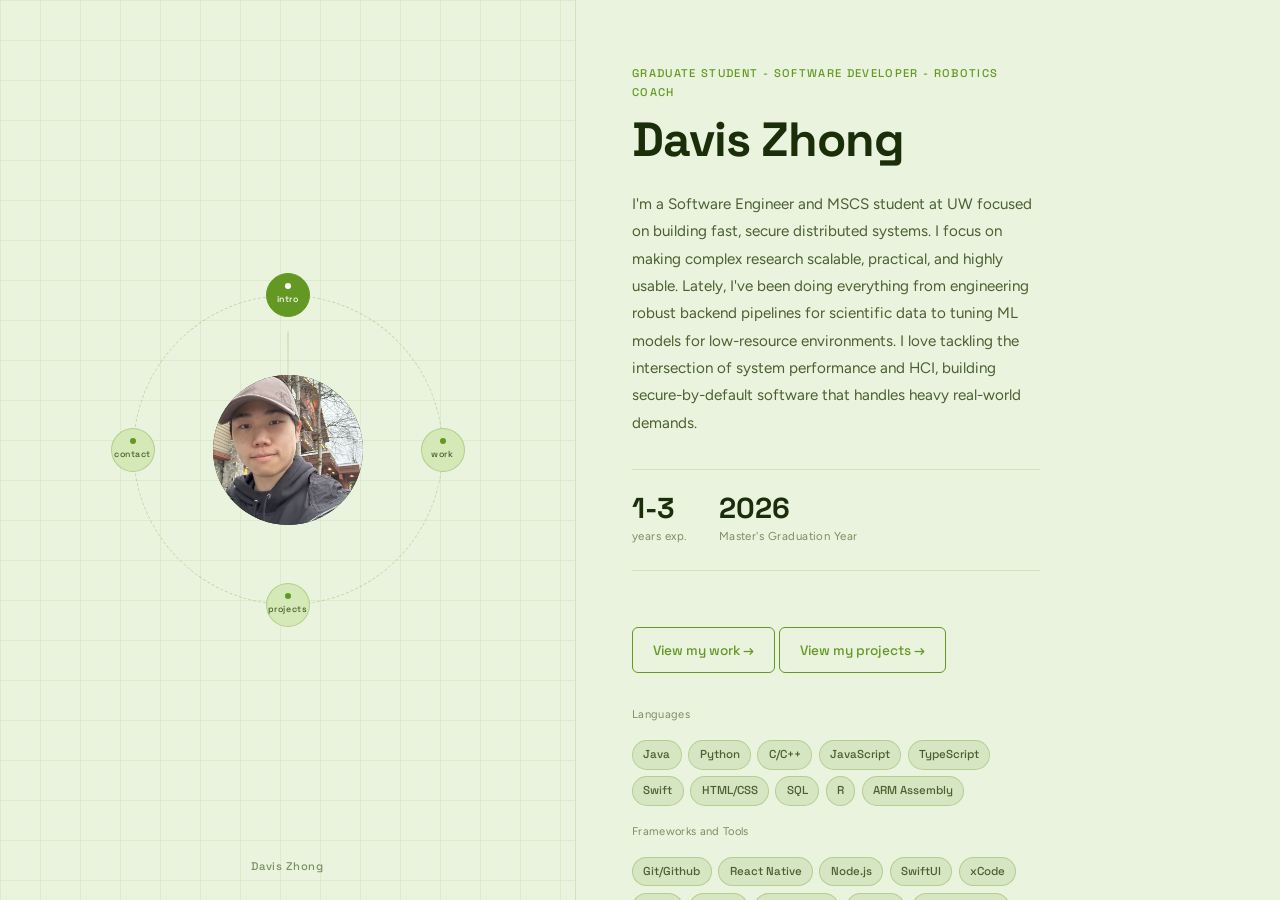
<file: index.html>
<!DOCTYPE html>
<html lang="en">
<head>
  <meta charset="UTF-8" />
  <meta name="viewport" content="width=device-width, initial-scale=1.0" />
  <title>Davis Zhong Portfolio Website</title>
  <meta name="description" content="Full-stack developer. Orbit to explore." />
  <link rel="preconnect" href="https://fonts.googleapis.com" />
  <link rel="preconnect" href="https://fonts.gstatic.com" crossorigin />
  <link href="https://fonts.googleapis.com/css2?family=Space+Grotesk:wght@400;500;700&family=Figtree:wght@400;500&display=swap" rel="stylesheet" />
  <link rel="stylesheet" href="css/style.css" />
</head>
<body>

  <div class="app" role="main">

    <!-- LEFT: ORBIT PANEL -->
    <div class="orbit-panel" aria-label="Navigation orbit">
      <div class="orbit-ring" id="orbit-ring" role="navigation" aria-label="Portfolio sections">

        <!-- Center avatar -->
        <div class="orbit-center" aria-hidden="true">
          <div class="avatar">
            <span class="avatar-initials">AR</span> 
            <img class="profile-image" src="assets/images/profilepic.jpg" alt="">
          </div>
          <div class="avatar-ring ring-1"></div>
          <div class="avatar-ring ring-2"></div>
          <div class="avatar-ring ring-3"></div>
        </div>

        <!-- Orbit nodes — JS positions these -->
        <button class="orbit-node active" data-section="intro" aria-label="Intro section" aria-pressed="true">
          <span class="node-dot"></span>
          <span class="node-label">Intro</span>
        </button>

        <button class="orbit-node" data-section="work" aria-label="Work section" aria-pressed="false">
          <span class="node-dot"></span>
          <span class="node-label">Work</span>
        </button>

        <button class="orbit-node" data-section="projects" aria-label="Projects section" aria-pressed="false">
          <span class="node-dot"></span>
          <span class="node-label">Projects</span>
        </button>

        <button class="orbit-node" data-section="contact" aria-label="Contact section" aria-pressed="false">
          <span class="node-dot"></span>
          <span class="node-label">Contact</span>
        </button>

      </div>

      <!-- Bottom credit -->
      <div class="orbit-footer" aria-hidden="true">
        <span>Davis Zhong</span>
      </div>
    </div>

    <!-- RIGHT SIDE: CONTENT PANEL -->
    <div class="content-panel" id="content-panel">

      <!-- INTRO -->
      <section class="content-section active" id="section-intro" aria-label="Introduction" tabindex="-1">
        <div class="section-inner">
          <p class="eyebrow">Graduate Student - Software Developer - Robotics Coach</p>
          <h1 class="section-heading">Davis Zhong</h1>
          <p class="section-body">
            I'm a Software Engineer and MSCS student at UW focused on building fast, secure distributed systems. I focus on making complex research scalable, practical, and highly usable. Lately, I've been doing everything from engineering robust backend pipelines for scientific data to tuning ML models for low-resource environments. I love tackling the intersection of system performance and HCI, building secure-by-default software that handles heavy real-world demands.
          </p>
          
          <p class="section-body">
            <!--Outside the terminal: skiing/snowboarding, bad cooking, good coffee.-->
          </p>
          <div class="intro-stats">
            <div class="stat">
              <span class="stat-num">1-3</span>
              <span class="stat-label">years exp.</span>
            </div>
            <div class="stat">
              <span class="stat-num">2026</span>
              <span class="stat-label">Master's Graduation Year</span>
            </div>
          </div>
            
          <button class="cta-btn" data-nav="work">View my work →</button>
          <button class="cta-btn" data-nav="projects">View my projects →</button>

          <div class="skills-block">
            <div class="skill-row">
              <span class="skill-label">Languages</span>
              <div class="skill-pills">
                <span class="pill">Java</span>
                <span class="pill">Python</span>
                <span class="pill">C/C++</span>
                <span class="pill">JavaScript</span>
                <span class="pill">TypeScript</span>
                <span class="pill">Swift</span>
                <span class="pill">HTML/CSS</span>
                <span class="pill">SQL</span>
                <span class="pill">R</span>
                <span class="pill">ARM Assembly</span>

              </div>
            </div>
            <div class="skill-row">
              <span class="skill-label">Frameworks and Tools</span>
              <div class="skill-pills">
                <span class="pill">Git/Github</span>
                <span class="pill">React Native</span>
                <span class="pill">Node.js</span>
                <span class="pill">SwiftUI</span>
                <span class="pill">xCode</span>
                <span class="pill">Bash</span>
                <span class="pill">SQLite</span>
                <span class="pill">TensorFlow</span>
                <span class="pill">Splunk</span>
                <span class="pill">Google Collab</span>
                <span class="pill">AWS</span>
                <span class="pill">Apache Spark</span>
                <span class="pill">OpenMPI</span>
              </div>
            </div>
            <div class="skill-row">
              <span class="skill-label">Specialized Skills</span>
              <div class="skill-pills">
                <span class="pill">Mobile App Dev</span>
                <span class="pill">Full-stack</span>
                <span class="pill">Parallel Programming</span>
                <span class="pill">Big Data Processing (MapReduce)</span>
                <span class="pill">Data Pipelines</span>
                <span class="pill">AI/ML</span>
                <span class="pill">Model Training</span>
                <span class="pill">Cybersecurity</span>
                <span class="pill">Data Visualization</span>
                <span class="pill">Shell Scripting</span>
              </div>
            </div>
          </div>
        </div>
      </section>

      <!-- WORK -->
      <section class="content-section" id="section-work" aria-label="Work" tabindex="-1">
        <div class="section-inner">
          <p class="eyebrow">Job and Education</p>
          <h2 class="section-heading">Work</h2>

            <div class="project-list">

                <article class="project-item">
                    <div class="project-header">
                        <div>
                            <h3 class="project-name">Research Assistant - UW DAIS Deep Tracer Research Team</h3>
                            <span class="project-stack">TensorFlow · Pandas · Linear</span>
                        </div>
                        <span class="project-year">March 2025 - May 2026</span>
                    </div>
                    <p class="project-desc">Engineered backend data pipelines and automated workflows using Python and Bash while streamlining documentation to accelerate researcher onboarding.</p>
                    <div class="project-links">
                        <a href="https://sites.google.com/uw.edu/dais-uw/home/software" class="link" target="_blank" rel="noopener noreferrer">Research Team ↗</a>
                    </div>
                </article>

                <article class="project-item">
                    <div class="project-header">
                        <div>
                            <h3 class="project-name">Robotics and Coding Instructor - Magikid Robotics Lab</h3>
                            <span class="project-stack">Python · C++ · VexIQ · VexV5 · Teaching</span>
                        </div>
                        <span class="project-year">February 2024 - Present</span>
                    </div>
                    <p class="project-desc">Guided over 20 students daily in STEM concepts while managing a four-instructor team to ensure high-quality operations and customer satisfaction.</p>
                    <div class="project-links">
                        <a href="https://magikidlab.com/Redmond/new" class="link" target="_blank" rel="noopener noreferrer">Robotics Lab Website ↗</a>
                    </div>
                </article>

                <article class="project-item">
                    <div class="project-header">
                        <div>
                            <h3 class="project-name">Software Development Intern - Gekko Corporation</h3>
                            <span class="project-stack">TypeScript · Splunk · Jira Kanban · ReactNative</span>
                        </div>
                        <span class="project-year">December 2022 - July 2023</span>
                    </div>
                    <p class="project-desc">Led Agile front-end development for a React Native health app, integrating REST APIs to ensure secure, real-time data synchronization.</p>
                    <div class="project-links">
                        <a href="https://www.gekkocorporation.com" class="link" target="_blank" rel="noopener noreferrer">Company Site ↗</a>
                    </div>
                </article>

            </div>

            <div class="project-list">

                <article class="project-item">
                    <div class="project-header">
                        <div>
                            <h3 class="project-name">M.S. Computer Science and Software Engineering</h3>
                            <span class="project-stack">University of Washington Bothell</span>
                        </div>
                        <span class="project-year">2023 - 2026</span>
                    </div>
                    <div class="project-header">
                        <div>
                            <h3 class="project-name">B.S. Computer Science and Software Engineering - Cybersecurity Pathway</h3>
                            <span class="project-stack">University of Washington Bothell</span>
                        </div>
                        <span class="project-year">2019 - 2023</span>
                    </div>
                    <p class="project-desc"><b>Relevant Courses:</b> Mobile Computing · Human Computer Interaction · Software Architecture · Human-Computer Interaction Principles · Data Structures & Algorithms · Database Systems · Secure Systems · Parallel Programming in Grid and Cloud</p>
                    
                </article>
            
            </div>
        </div>
      </section>

      <!-- prev was ABOUT now is Projects List -->
      <section class="content-section" id="section-projects" aria-label="Projects" tabindex="-1">
        <div class="section-inner">
            <p class="eyebrow">Selected Works</p>
            <h2 class="section-heading">Projects</h2>

            <div class="project-list">

                <article class="project-item">
                    <div class="project-header">
                        <div>
                            <h3 class="project-name">Light Weight EMG Anomaly Detection System</h3>
                            <span class="project-stack">Python · TensorFlow/Lite · PyTorch</span>
                        </div>
                        <span class="project-year">2025</span>
                    </div>
                    <p class="project-desc">Engineered an 11 KB convolutional autoencoder and optimized feature extraction to achieve low-latency intruder detection on resource-constrained wearable hardware.</p>
                    <div class="project-links">
                        <a href="https://github.com/DavisZee/EMG_IDS_Project" class="link" target="_blank" rel="noopener noreferrer">Project Link ↗</a>
                    </div>
                </article>

                <article class="project-item">
                    <div class="project-header">
                        <div>
                            <h3 class="project-name">Weather & Road Conditions Mobile App</h3>
                            <span class="project-stack">JavaScript/HTML/CSS · Azure SQL · RestAPIs</span>
                        </div>
                        <span class="project-year">2024</span>
                    </div>
                    <p class="project-desc">Built a mobile application that integrates Google Maps, OpenWeather, and WSDOT APIs with a secure Azure SQL backend for real-time alert processing.</p>
                    <div class="project-links">
                        <a href="https://github.com/DavisZee/Weather-Finder-Web-App" class="link" target="_blank" rel="noopener noreferrer">Project Link ↗</a>
                    </div>
                </article>

                <article class="project-item">
                    <div class="project-header">
                        <div>
                            <h3 class="project-name">MASS (Multi-Agent Spatial Simulation Library)</h3>
                            <span class="project-stack">Java · MASS Library</span>
                        </div>
                        <span class="project-year">2024</span>
                    </div>
                    <p class="project-desc">Parallelized DNA clustering using the MASS library to achieve a 1.93x speedup over MPI while significantly improving code simplicity and maintainability.</p>
                    <div class="project-links">
                        <a href="https://github.com/DavisZee/Multi-Agent-Search" class="link" target="_blank" rel="noopener noreferrer">Project Link ↗</a>
                    </div>
                </article>

                <article class="project-item">
                    <div class="project-header">
                        <div>
                            <h3 class="project-name">Image Classification Model Project</h3>
                            <span class="project-stack">Python · InceptionNetV3 · TensorFlow · Keras · Jetson Nano · Pruning</span>
                        </div>
                        <span class="project-year">2023</span>
                    </div>
                    <p class="project-desc">Fine-tuned and compressed an InceptionNetV3 model using pruning and quantization, achieving a 74% size reduction with minimal accuracy loss on a Jetson Nano.</p>
                    <div class="project-links">
                        <a href="https://github.com/DavisZee/Image-Classification-Pruning-and-Quantization" class="link" target="_blank" rel="noopener noreferrer">Project Link ↗</a>
                    </div>
                </article>
            
            </div>
            
        </div>
      </section>

      <!-- CONTACT -->
      <section class="content-section" id="section-contact" aria-label="Contact" tabindex="-1">
        <div class="section-inner">
          <p class="eyebrow">Get in touch</p>
          <h2 class="section-heading">Let's talk.</h2>
          <p class="section-body">
            Open to coop, internship, contract, and full-time roles. Usually respond within 24 hours.
          </p>

          <div class="contact-links">
            <a href="mailto:hello@daviszhong.dev" class="contact-item">
              <span class="contact-icon" aria-hidden="true">✉</span>
              <div>
                <span class="contact-label">Email</span>
                <span class="contact-value">zhongdavis2001@gmail.com</span>
              </div>
            </a>
            <a href="https://github.com" target="_blank" rel="noopener" class="contact-item">
              <span class="contact-icon" aria-hidden="true">⌥</span>
              <div>
                <span class="contact-label">GitHub</span>
                <span class="contact-value">github.com/DavisZee</span>
              </div>
            </a>
            <a href="https://linkedin.com" target="_blank" rel="noopener" class="contact-item">
              <span class="contact-icon" aria-hidden="true">◈</span>
              <div>
                <span class="contact-label">LinkedIn</span>
                <span class="contact-value">linkedin.com/in/davis-zhong</span>
              </div>
            </a>
          </div>
        </div>
      </section>

    </div><!-- /content-panel -->

  </div><!-- /app -->

  <!-- Mobile nav fallback (injected via JS if needed) -->

  <script src="js/main.js"></script>
</body>
</html>
</file>
<file: css/style.css>
/* ============================================================
   styles for a one page orbit design
   fonts used: Space Grotesk (headings), Figtree (body)
   ============================================================ */

/* --- Reset --- */
*, *::before, *::after { box-sizing: border-box; margin: 0; padding: 0; }
button { font: inherit; background: none; border: none; cursor: pointer; }
a { color: inherit; }

:root {
  --bg:           #EAF3DE;
  --bg-dark:      #173404;
  --accent:       #639922;
  --accent-light: rgba(99, 153, 34, 0.15);
  --accent-mid:   rgba(99, 153, 34, 0.35);
  --text:         #1a2e0a;
  --text-dim:     #4a6030;
  --text-muted:   #7a9060;
  --border:       rgba(99, 153, 34, 0.18);
  --border-mid:   rgba(99, 153, 34, 0.3);
  --node-bg:      #d4e8b8;
  --node-active:  var(--accent);

  --orbit-size:   420px;
  --orbit-radius: 155px;
  --node-size:    44px;

  --sans-display: 'Space Grotesk', sans-serif;
  --sans-body:    'Figtree', sans-serif;
  --transition:   0.38s cubic-bezier(0.4, 0, 0.2, 1);
  --radius-sm:    6px;
  --radius-md:    12px;
  --radius-lg:    20px;
}

html, body { height: 100%; overflow: hidden; }

body {
  background: var(--bg);
  color: var(--text);
  font-family: var(--sans-body);
  font-size: 15px;
  line-height: 1.7;
  -webkit-font-smoothing: antialiased;
}

:focus-visible { outline: 2px solid var(--accent); outline-offset: 3px; }

/* ============================================================
   app layout — 45/55 split
   ============================================================ */
.app {
  display: grid;
  grid-template-columns: 45% 55%;
  height: 100vh;
  overflow: hidden;
}

/* ============================================================
   orbiting panel (left side placement)
   ============================================================ */
.orbit-panel {
  display: flex;
  flex-direction: column;
  align-items: center;
  justify-content: center;
  position: relative;
  border-right: 1px solid var(--border);
  overflow: hidden;
}

/* subtle background grid */
.orbit-panel::before {
  content: '';
  position: absolute;
  inset: 0;
  background-image:
    linear-gradient(var(--border) 1px, transparent 1px),
    linear-gradient(90deg, var(--border) 1px, transparent 1px);
  background-size: 40px 40px;
  opacity: 0.5;
  pointer-events: none;
}

/* ============================================================
   orbit ring — SVG circle drawn in CSS
   ============================================================ */
.orbit-ring {
  position: relative;
  width: var(--orbit-size);
  height: var(--orbit-size);
}

/* circular track */
.orbit-ring::before {
  content: '';
  position: absolute;
  inset: calc(50% - var(--orbit-radius));
  width: calc(var(--orbit-radius) * 2);
  height: calc(var(--orbit-radius) * 2);
  border-radius: 50%;
  border: 1px dashed var(--border-mid);
  pointer-events: none;
}

/* ============================================================
   avatar (center placement)
   ============================================================ */
.orbit-center {
  position: absolute;
  top: 50%; left: 50%;
  transform: translate(-50%, -50%);
  pointer-events: none;
  z-index: 2;
}

.avatar {
  width: 150px; height: 150px;
  border-radius: 50%;
  background: var(--bg-dark);
  color: var(--bg);
  display: flex;
  align-items: center;
  justify-content: center;
  font-family: var(--sans-display);
  font-weight: 700;
  font-size: 1.1rem;
  letter-spacing: 0.02em;
  position: relative;
  z-index: 3;
}

.avatar-ring {
  position: absolute;
  top: 50%; left: 50%;
  transform: translate(-50%, -50%);
  border-radius: 50%;
  border: 1px solid var(--accent);
  animation: pulse-ring 3s ease-out infinite;
}
.avatar-initials {
  position: absolute;
  z-index: 1; /* Sits at the bottom layer inside the avatar */
}

.profile-image {
  position: absolute;
  top: 0;
  left: 0;
  width: 100%;
  height: 100%;
  border-radius: 50%; /* Keeps the image perfectly circular */
  object-fit: cover;  /* Prevents the photo from stretching or squishing */
  z-index: 2;         /* Sits perfectly on top of the text initials */
}
.ring-1 { width: 80px; height: 80px; opacity: 0.5; animation-delay: 0s; }
.ring-2 { width: 96px; height: 96px; opacity: 0.3; animation-delay: 0.8s; }
.ring-3 { width: 112px; height: 112px; opacity: 0.15; animation-delay: 1.6s; }

@keyframes pulse-ring {
  0%   { transform: translate(-50%, -50%) scale(0.96); opacity: 0.6; }
  70%  { transform: translate(-50%, -50%) scale(1.04); opacity: 0; }
  100% { opacity: 0; }
}

/* ============================================================
   orbit nodes
   ============================================================ */
.orbit-node {
  position: absolute;
  width: var(--node-size);
  height: var(--node-size);
  border-radius: 50%;
  background: var(--node-bg);
  border: 1px solid var(--border-mid);
  display: flex;
  flex-direction: column;
  align-items: center;
  justify-content: center;
  gap: 3px;
  transition: background var(--transition), border-color var(--transition), transform 0.2s ease;
  z-index: 10;
  /* JS sets top/left */
}

.orbit-node:hover {
  background: var(--accent-light);
  border-color: var(--accent);
  transform: translate(-50%, -50%) scale(1.12);
}

.orbit-node.active {
  background: var(--accent);
  border-color: var(--accent);
}

.orbit-node.active .node-dot { background: #fff; }
.orbit-node.active .node-label { color: #fff; }

.node-dot {
  width: 6px; height: 6px;
  border-radius: 50%;
  background: var(--accent);
  transition: background var(--transition);
}

.node-label {
  font-family: var(--sans-display);
  font-size: 0.55rem;
  font-weight: 500;
  color: var(--text-dim);
  letter-spacing: 0.06em;
  text-transform: lowercase;
  transition: color var(--transition);
}

/* connector line from center to active node */
.orbit-connector {
  position: absolute;
  top: 50%; left: 50%;
  height: 1px;
  background: linear-gradient(90deg, transparent, var(--accent-mid));
  transform-origin: 0 50%;
  pointer-events: none;
  z-index: 1;
  transition: transform var(--transition), width var(--transition);
}

/* ============================================================
   orbit footer
   ============================================================ */
.orbit-footer {
  position: absolute;
  bottom: 1.5rem;
  font-family: var(--sans-display);
  font-size: 0.7rem;
  font-weight: 500;
  color: var(--text-muted);
  letter-spacing: 0.06em;
}

/* ============================================================
   content panel (right side placement)
   ============================================================ */
.content-panel {
  position: relative;
  overflow: hidden;
}

.content-section {
  position: absolute;
  inset: 0;
  padding: 0;
  overflow-y: auto;
  display: flex;
  align-items: flex-start;
  opacity: 0;
  pointer-events: none;
  transform: translateX(24px);
  transition: opacity var(--transition), transform var(--transition);
}

.content-section.active {
  opacity: 1;
  pointer-events: auto;
  transform: translateX(0);
}

.content-section.exit {
  opacity: 0;
  transform: translateX(-24px);
}

.section-inner {
  padding: 4rem 3.5rem;
  max-width: 520px;
  width: 100%;
  margin-top: auto;
  margin-bottom: auto;
}

/* ============================================================
   typography
   ============================================================ */
.eyebrow {
  font-family: var(--sans-display);
  font-size: 0.7rem;
  font-weight: 500;
  color: var(--accent);
  letter-spacing: 0.12em;
  text-transform: uppercase;
  margin-bottom: 0.75rem;
}

.section-heading {
  font-family: var(--sans-display);
  font-size: clamp(2rem, 4vw, 3rem);
  font-weight: 700;
  line-height: 1.1;
  color: var(--text);
  margin-bottom: 1.5rem;
  letter-spacing: -0.02em;
}

.section-body {
  font-size: 0.95rem;
  color: var(--text-dim);
  line-height: 1.8;
  max-width: 440px;
  margin-bottom: 1rem;
}

/* ============================================================
   intro stats
   ============================================================ */
.intro-stats {
  display: flex;
  gap: 2rem;
  margin: 2rem 0;
  padding: 1.5rem 0;
  border-top: 1px solid var(--border);
  border-bottom: 1px solid var(--border);
}

.stat { display: flex; flex-direction: column; }

.stat-num {
  font-family: var(--sans-display);
  font-size: 1.8rem;
  font-weight: 700;
  color: var(--text);
  line-height: 1;
  margin-bottom: 0.25rem;
}

.stat-label {
  font-size: 0.72rem;
  color: var(--text-muted);
  letter-spacing: 0.04em;
}

.cta-btn {
  display: inline-flex;
  align-items: center;
  gap: 0.4rem;
  font-family: var(--sans-display);
  font-size: 0.85rem;
  font-weight: 500;
  color: var(--accent);
  border: 1.5px solid var(--accent);
  border-radius: var(--radius-sm);
  padding: 0.65rem 1.25rem;
  text-decoration: none;
  transition: background var(--transition), color var(--transition);
  margin-top: 1.5rem;
  background: none;
}
.cta-btn:hover {
  background: var(--accent);
  color: #fff;
}

/* ============================================================
   project list
   ============================================================ */
.project-list {
  display: flex;
  flex-direction: column;
  gap: 0;
}

.project-item {
  padding: 1.25rem 0;
  border-bottom: 1px solid var(--border);
}
.project-item:first-child { border-top: 1px solid var(--border); }

.project-header {
  display: flex;
  align-items: flex-start;
  justify-content: space-between;
  margin-bottom: 0.5rem;
  gap: 1rem;
}

.project-name {
  font-family: var(--sans-display);
  font-size: 1.05rem;
  font-weight: 700;
  color: var(--text);
}

.project-stack {
  font-size: 0.7rem;
  color: var(--text-muted);
  letter-spacing: 0.03em;
  display: block;
  margin-top: 2px;
}

.project-year {
  font-family: var(--sans-display);
  font-size: 0.7rem;
  color: var(--text-muted);
  flex-shrink: 0;
  margin-top: 3px;
}

.project-desc {
  font-size: 0.875rem;
  color: var(--text-dim);
  line-height: 1.7;
  margin-bottom: 0.75rem;
}

.project-links { display: flex; gap: 1.25rem; }

.link {
  font-size: 0.78rem;
  font-weight: 500;
  color: var(--accent);
  text-decoration: none;
  letter-spacing: 0.02em;
  transition: opacity 0.15s;
}
.link:hover { opacity: 0.7; }

/* ============================================================
   skills
   ============================================================ */
.skills-block {
  margin-top: 2rem;
  display: flex;
  flex-direction: column;
  gap: 1rem;
}

.skill-row { display: flex; align-items: center; gap: 1rem; flex-wrap: wrap; }

.skill-label {
  font-size: 0.7rem;
  color: var(--text-muted);
  min-width: 90px;
  flex-shrink: 0;
  letter-spacing: 0.03em;
}

.skill-pills { display: flex; gap: 0.4rem; flex-wrap: wrap; }

.pill {
  font-family: var(--sans-display);
  font-size: 0.72rem;
  font-weight: 500;
  padding: 0.25rem 0.65rem;
  background: var(--accent-light);
  color: var(--text-dim);
  border-radius: 999px;
  border: 1px solid var(--border-mid);
}

/* ============================================================
   contact
   ============================================================ */
.contact-links {
  margin-top: 2rem;
  display: flex;
  flex-direction: column;
  gap: 1px;
  border: 1px solid var(--border);
  border-radius: var(--radius-md);
  overflow: hidden;
}

.contact-item {
  display: flex;
  align-items: center;
  gap: 1rem;
  padding: 1.1rem 1.25rem;
  background: rgba(255,255,255,0.5);
  text-decoration: none;
  transition: background var(--transition);
}
.contact-item + .contact-item { border-top: 1px solid var(--border); }
.contact-item:hover { background: rgba(255,255,255,0.85); }

.contact-icon {
  font-size: 1.1rem;
  color: var(--accent);
  width: 28px;
  text-align: center;
  flex-shrink: 0;
}

.contact-label {
  font-size: 0.7rem;
  color: var(--text-muted);
  letter-spacing: 0.04em;
  display: block;
  margin-bottom: 2px;
}

.contact-value {
  font-family: var(--sans-display);
  font-size: 0.88rem;
  font-weight: 500;
  color: var(--text);
  display: block;
}

/* ============================================================
   mobile — bottom tab navigation
   ============================================================ */
@media (max-width: 768px) {
  html, body { overflow: auto; }

  .app {
    grid-template-columns: 1fr;
    grid-template-rows: 1fr auto;
    height: auto;
    min-height: 100vh;
  }

  .orbit-panel {
    display: none; /* replaced by mobile nav */
  }

  .content-panel {
    position: relative;
    overflow: visible;
    min-height: 100vh;
  }

  .content-section {
    position: relative;
    inset: auto;
    display: none;
    transform: none;
    opacity: 1;
    pointer-events: auto;
  }

  .content-section.active {
    display: flex;
    transform: none;
  }

  .content-section.exit { display: none; }

  .section-inner {
    padding: 2rem 1.5rem 6rem;
    max-width: 100%;
  }

  /* mobile tab bar */
  .mobile-nav {
    position: fixed;
    bottom: 0; left: 0; right: 0;
    background: rgba(234, 243, 222, 0.95);
    backdrop-filter: blur(8px);
    border-top: 1px solid var(--border);
    display: flex;
    z-index: 100;
  }

  .mobile-nav-btn {
    flex: 1;
    padding: 0.85rem 0.5rem;
    font-family: var(--sans-display);
    font-size: 0.65rem;
    font-weight: 500;
    color: var(--text-muted);
    letter-spacing: 0.06em;
    text-align: center;
    transition: color 0.15s;
  }

  .mobile-nav-btn.active { color: var(--accent); }
  .mobile-nav-btn:hover { color: var(--text); }
}

/* ============================================================
   reduced motion
   ============================================================ */
@media (prefers-reduced-motion: reduce) {
  .avatar-ring { animation: none; }
  .content-section, .orbit-node { transition: none; }
}
</file>
